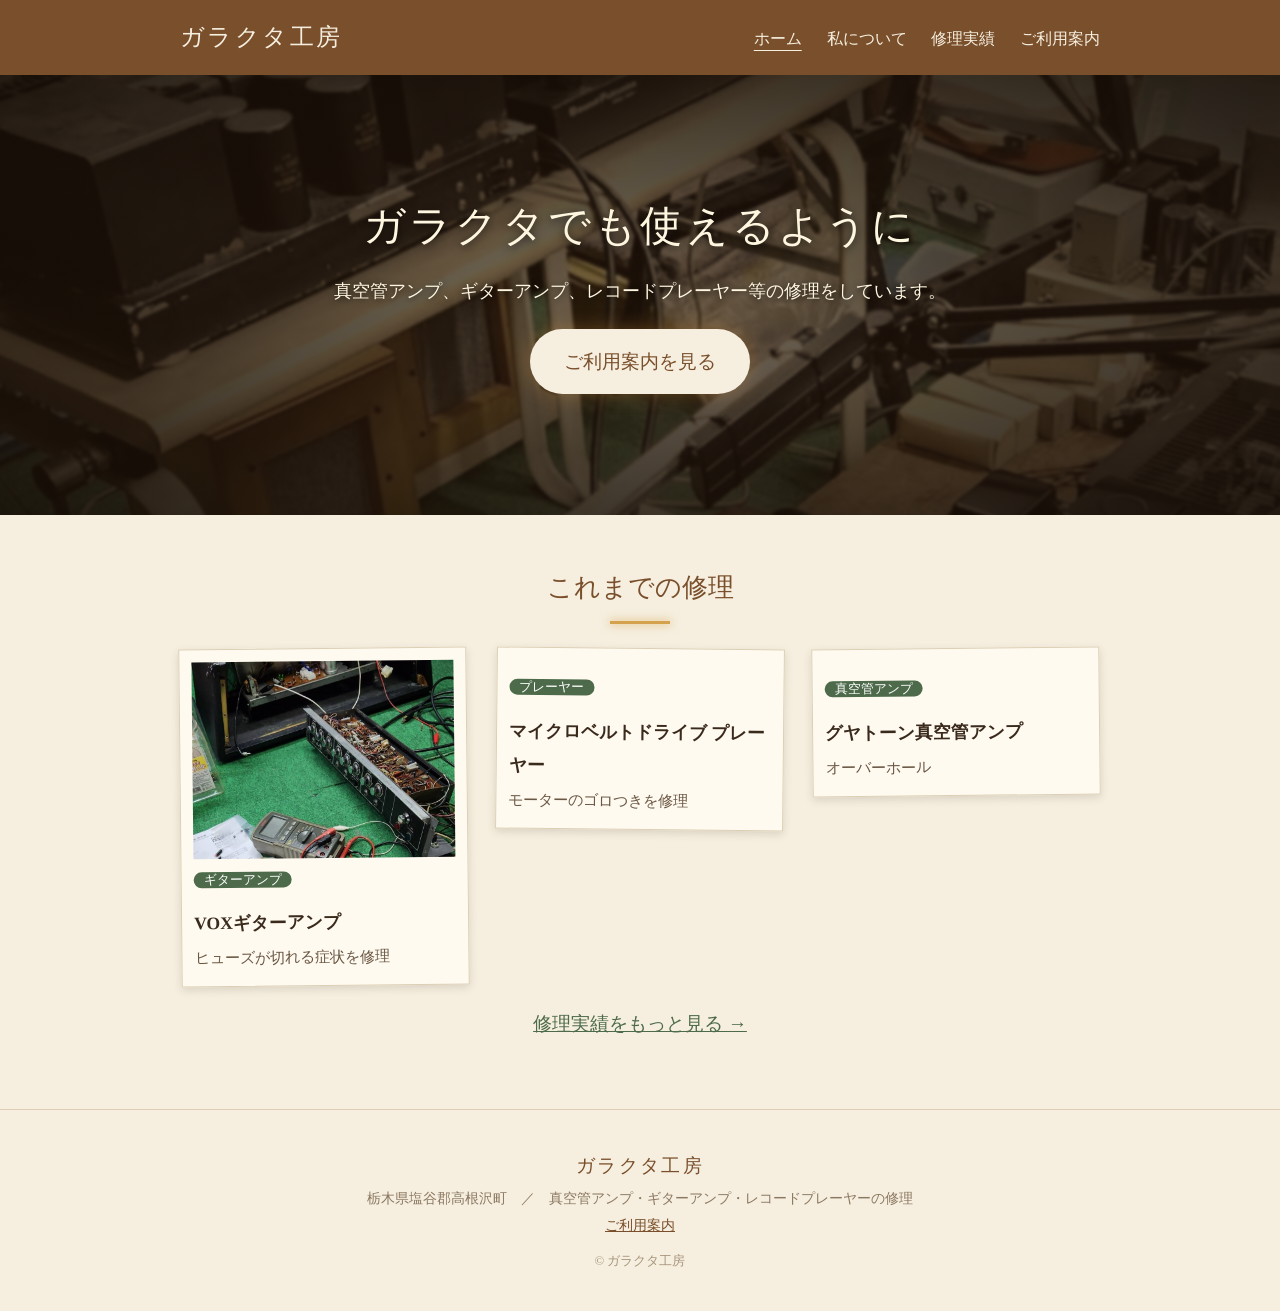
<file: index.html>
<!DOCTYPE html>
<html lang="ja">
<head>
<meta charset="utf-8">
<meta name="viewport" content="width=device-width, initial-scale=1">
<!-- seo:start -->
<title>ガラクタ工房 | 真空管アンプ・ギターアンプ・レコードプレーヤーの修理（栃木県高根沢町）</title>
<meta name="description" content="栃木県塩谷郡高根沢町で、真空管アンプ、ギターアンプ、レコードプレーヤー等の修理を個人で手がけています。自作の真空管アンプも歓迎です。">
<link rel="canonical" href="https://garakuta-koubou.pages.dev/">
<meta property="og:type" content="website">
<meta property="og:site_name" content="ガラクタ工房">
<meta property="og:locale" content="ja_JP">
<meta property="og:title" content="ガラクタ工房 | 真空管アンプ・ギターアンプ・レコードプレーヤーの修理（栃木県高根沢町）">
<meta property="og:description" content="栃木県塩谷郡高根沢町で、真空管アンプ、ギターアンプ、レコードプレーヤー等の修理を個人で手がけています。自作の真空管アンプも歓迎です。">
<meta property="og:url" content="https://garakuta-koubou.pages.dev/">
<meta property="og:image" content="https://garakuta-koubou.pages.dev/images/og.jpg">
<meta name="twitter:card" content="summary_large_image">
<meta name="google-site-verification" content="gUsSdlnWNrzkKb_AIEddG_UNacDgW2Wt2bs0FE3Iuq8" />
<!-- seo:end -->
<link rel="stylesheet" href="css/style.css">
<link rel="icon" href="favicon.svg" type="image/svg+xml">
<link rel="apple-touch-icon" href="apple-touch-icon.png">
<script>document.documentElement.classList.add('js')</script>
<script src="js/site.js" defer></script>
</head>
<body>
<header class="site"><div class="header-inner">
  <a class="logo" href="index.html">ガラクタ工房</a>
  <nav>
    <a href="index.html" class="current">ホーム</a>
    <a href="about.html">私について</a>
    <a href="works.html">修理実績</a>
    <a href="guide.html">ご利用案内</a>
  </nav>
</div></header>

<div class="hero-photo">
  <div class="hero-photo-bg" role="img" aria-label="工房の様子。真空管アンプやレコードプレーヤーが並んでいる"></div>
  <div class="hero-photo-inner">
    <h1>ガラクタでも使えるように</h1>
    <p>真空管アンプ、ギターアンプ、レコードプレーヤー等の修理をしています。</p>
    <a class="btn" href="guide.html">ご利用案内を見る</a>
  </div>
</div>

<main>
<section>
  <h2>これまでの修理</h2>
  <div class="cards">
    <article class="card">
      <img src="images/repair1.jpg" alt="修理中のVOXギターアンプ" loading="lazy">
      <span class="tag">ギターアンプ</span><h3>VOXギターアンプ</h3>
      <p>ヒューズが切れる症状を修理</p>
    </article>
    <article class="card">
      <span class="tag">プレーヤー</span><h3>マイクロベルトドライブ プレーヤー</h3>
      <p>モーターのゴロつきを修理</p>
    </article>
    <article class="card">
      <span class="tag">真空管アンプ</span><h3>グヤトーン真空管アンプ</h3>
      <p>オーバーホール</p>
    </article>
  </div>
  <p class="center"><a href="works.html">修理実績をもっと見る →</a></p>
</section>

<!-- お仲間リンク：友人知人のHPを載せるときは、この行と、下の「お仲間リンク ここまで」の行を消して、リンクを書き換える（その2行の間が表示されなくなっているだけ）
<section>
  <h2>お仲間の工房・お店</h2>
  <div class="friends">
    <a class="friend" href="https://example.com/" target="_blank" rel="noopener"><b>〇〇さんのHP</b><span>ひとこと紹介</span></a>
    <a class="friend" href="https://example.com/" target="_blank" rel="noopener"><b>△△オーディオ</b><span>ひとこと紹介</span></a>
  </div>
</section>
お仲間リンク ここまで -->
</main>

<footer>
  <p class="foot-name">ガラクタ工房</p>
  <p>栃木県塩谷郡高根沢町　／　真空管アンプ・ギターアンプ・レコードプレーヤーの修理</p>
  <p><a href="guide.html">ご利用案内</a></p>
  <p class="foot-copy">&copy; ガラクタ工房</p>
</footer>
</body>
</html>
</file>
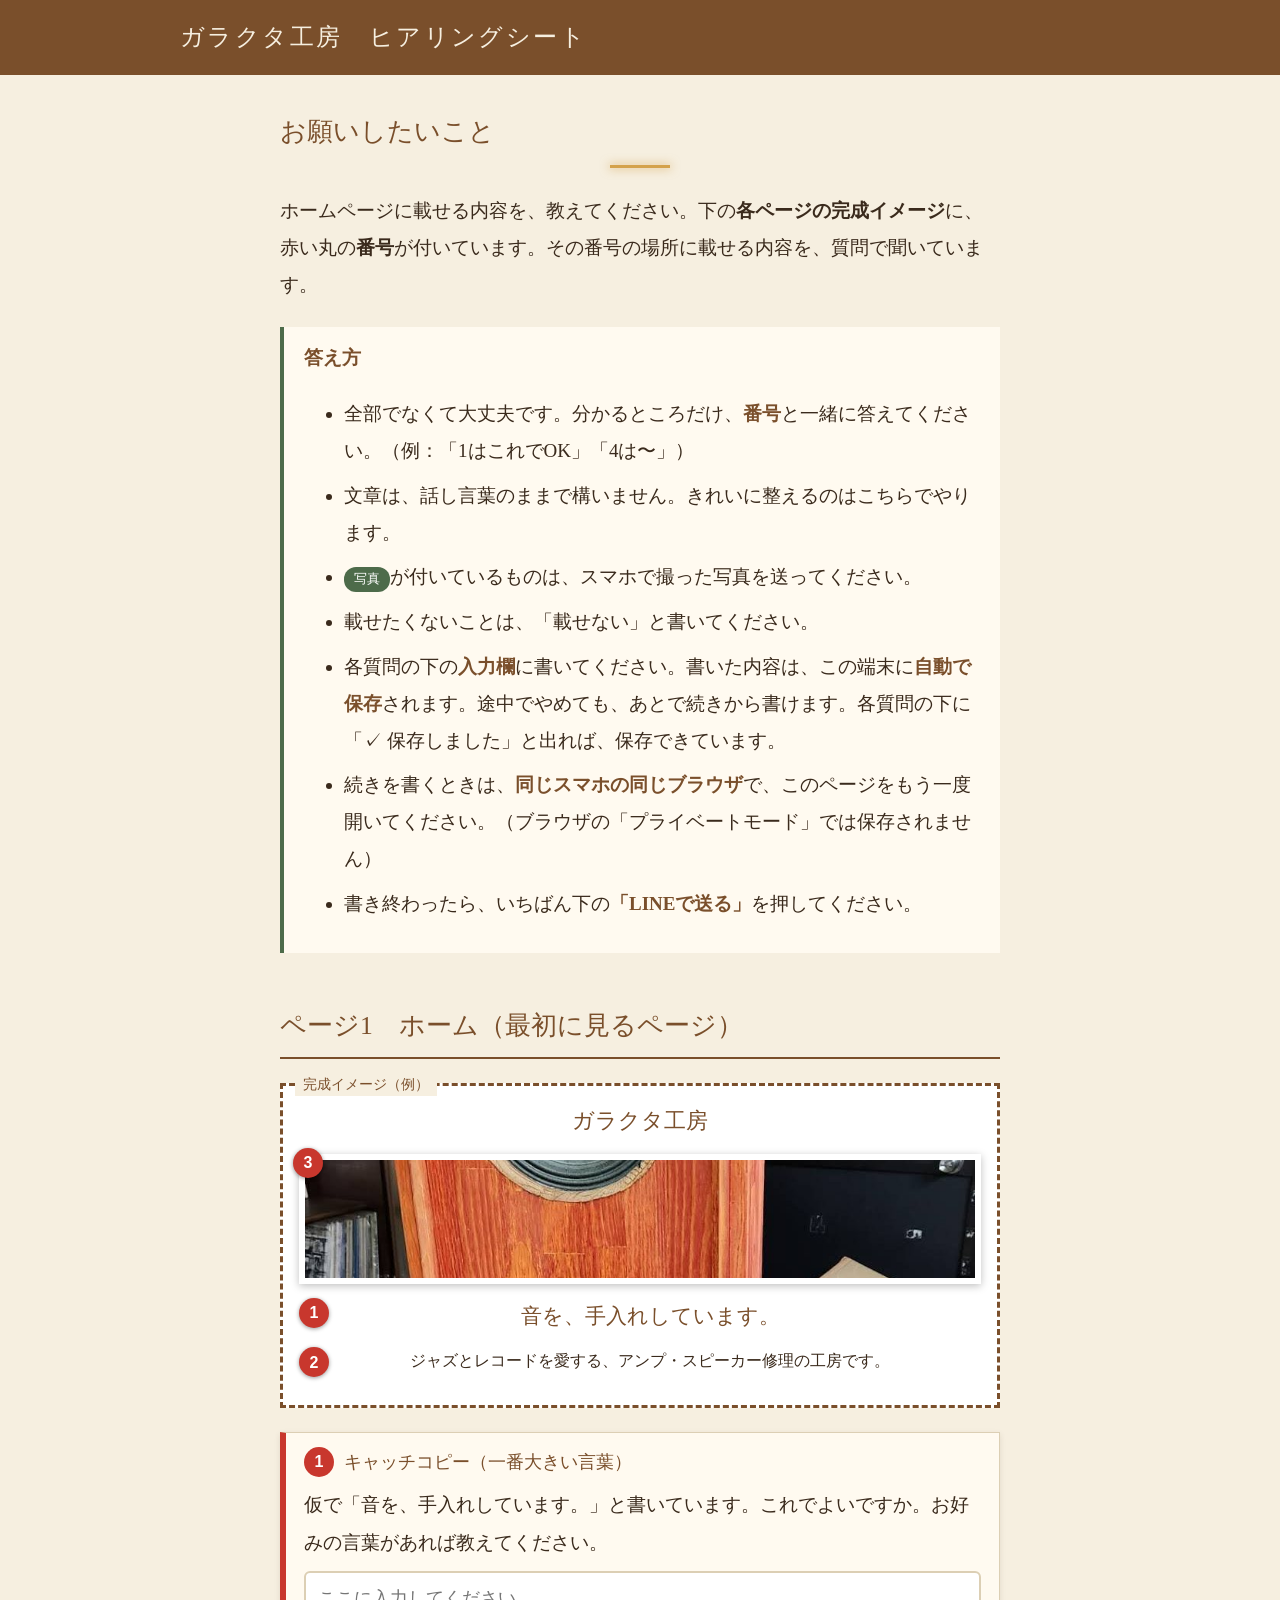
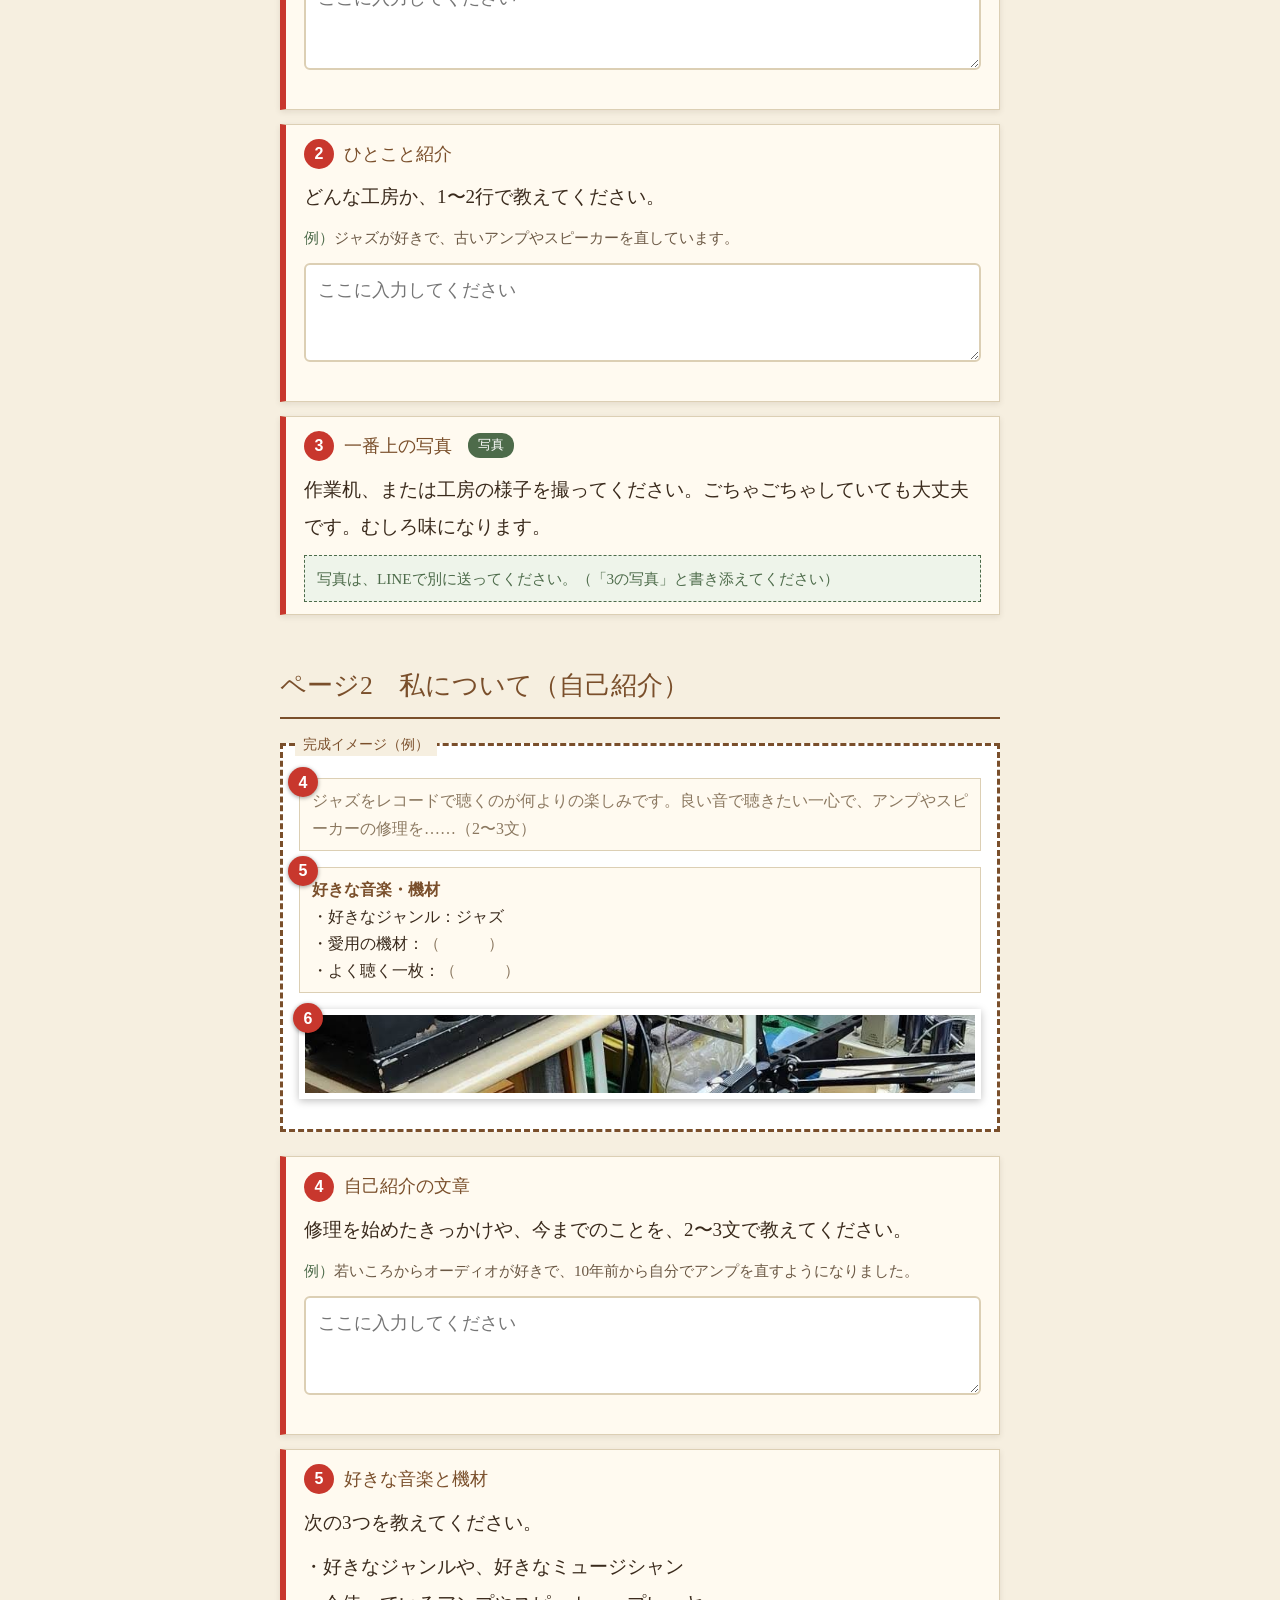
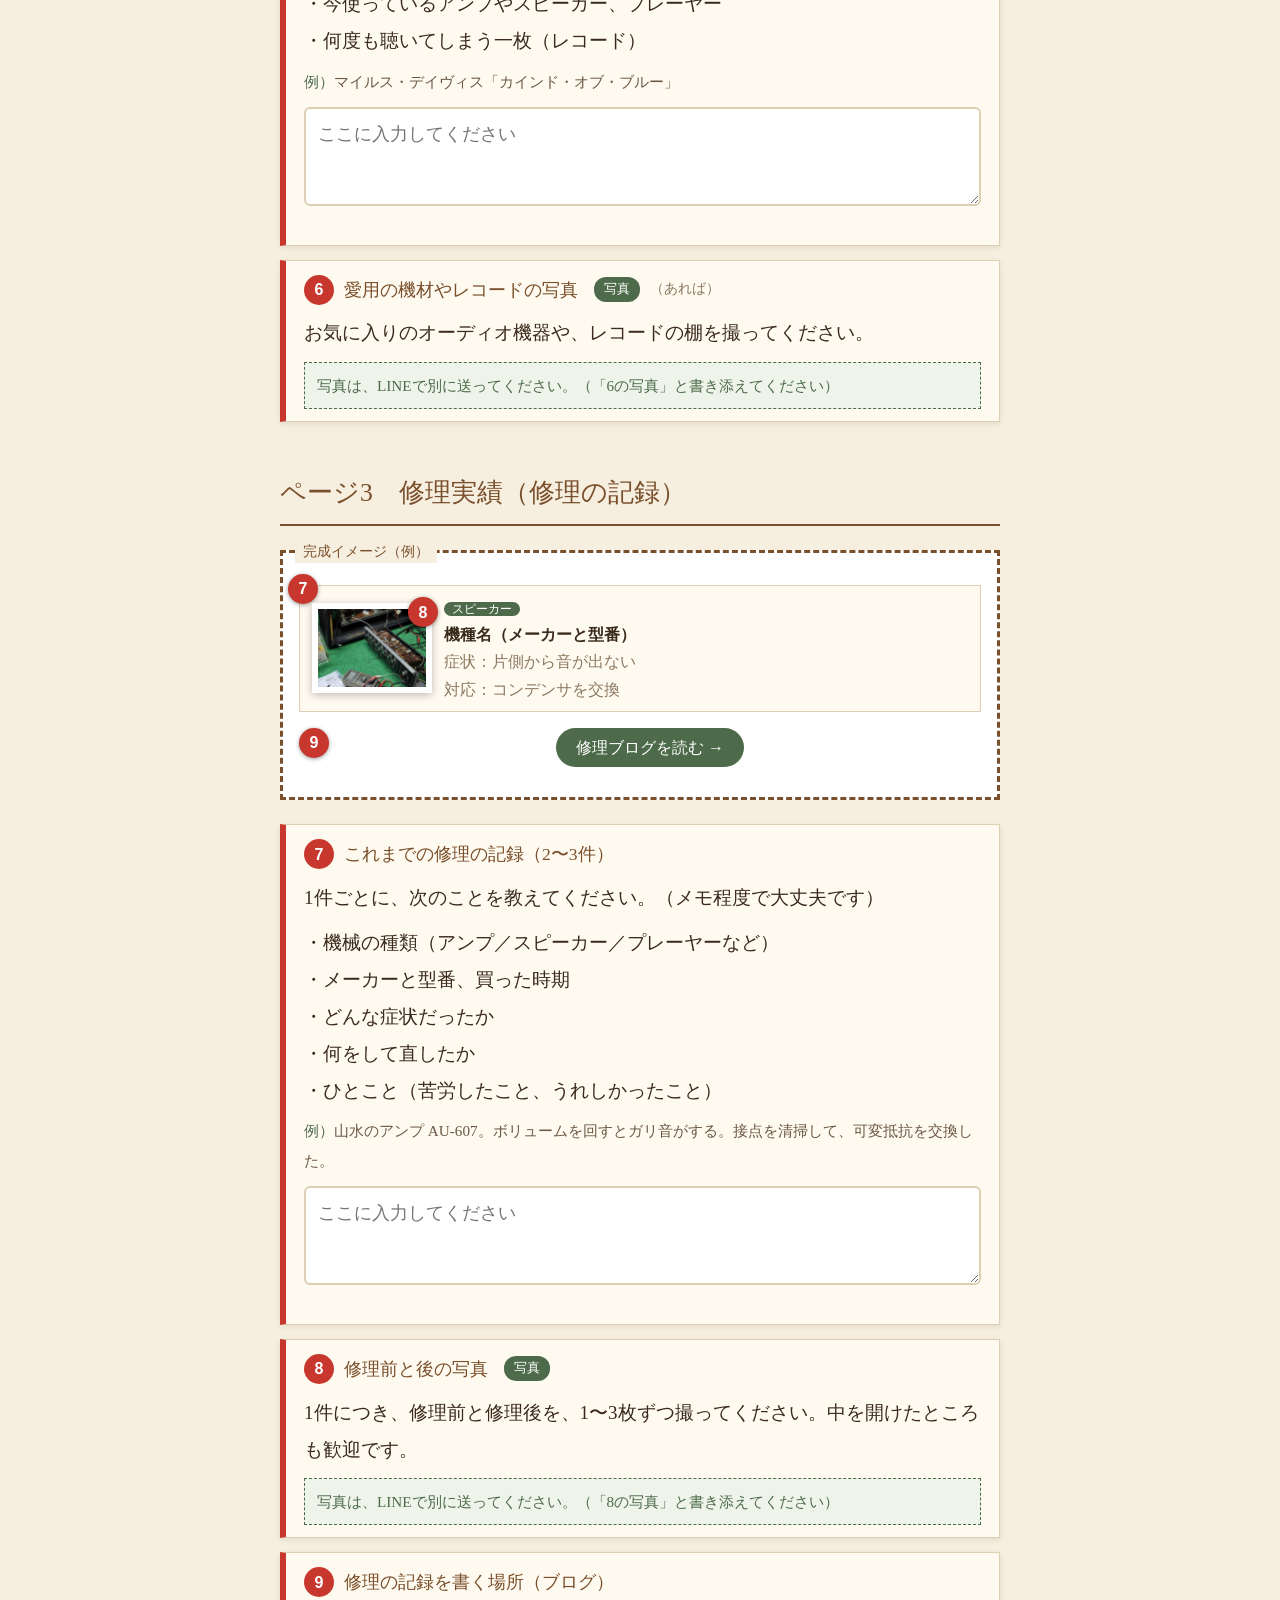
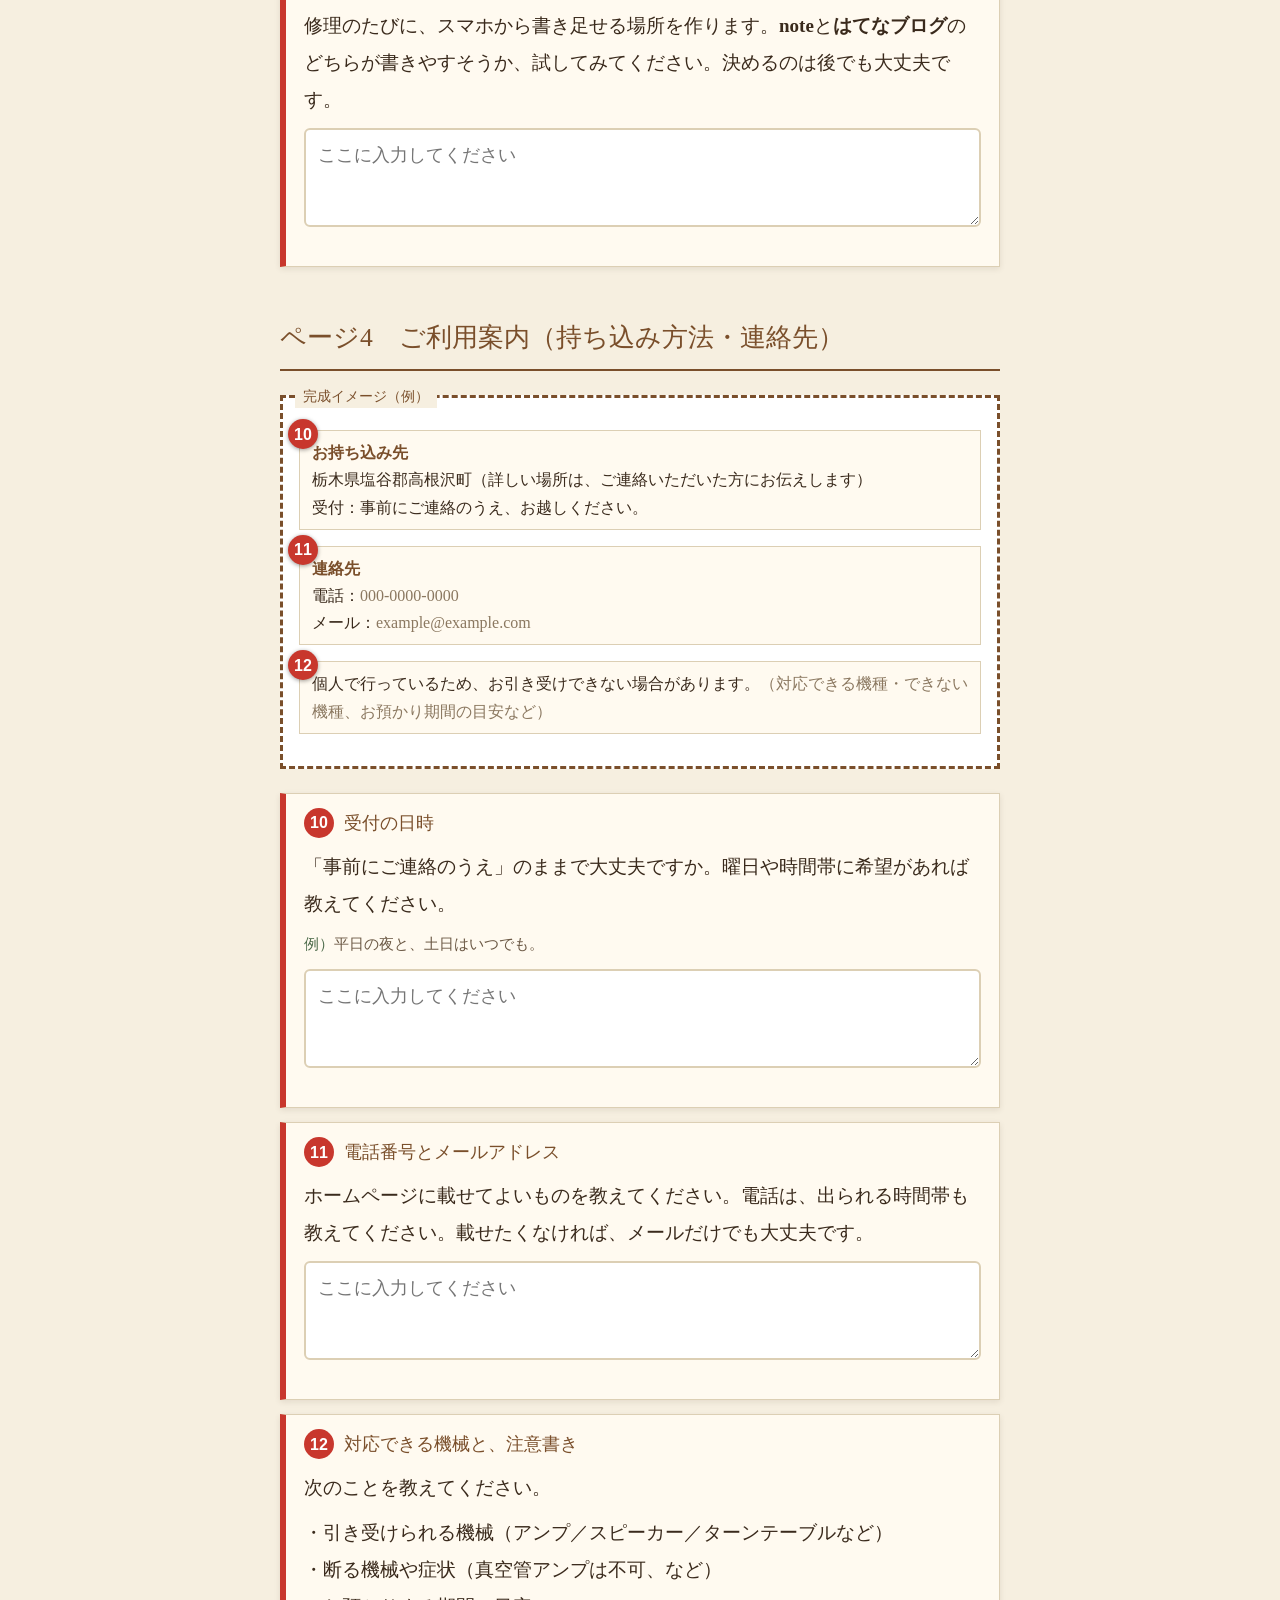
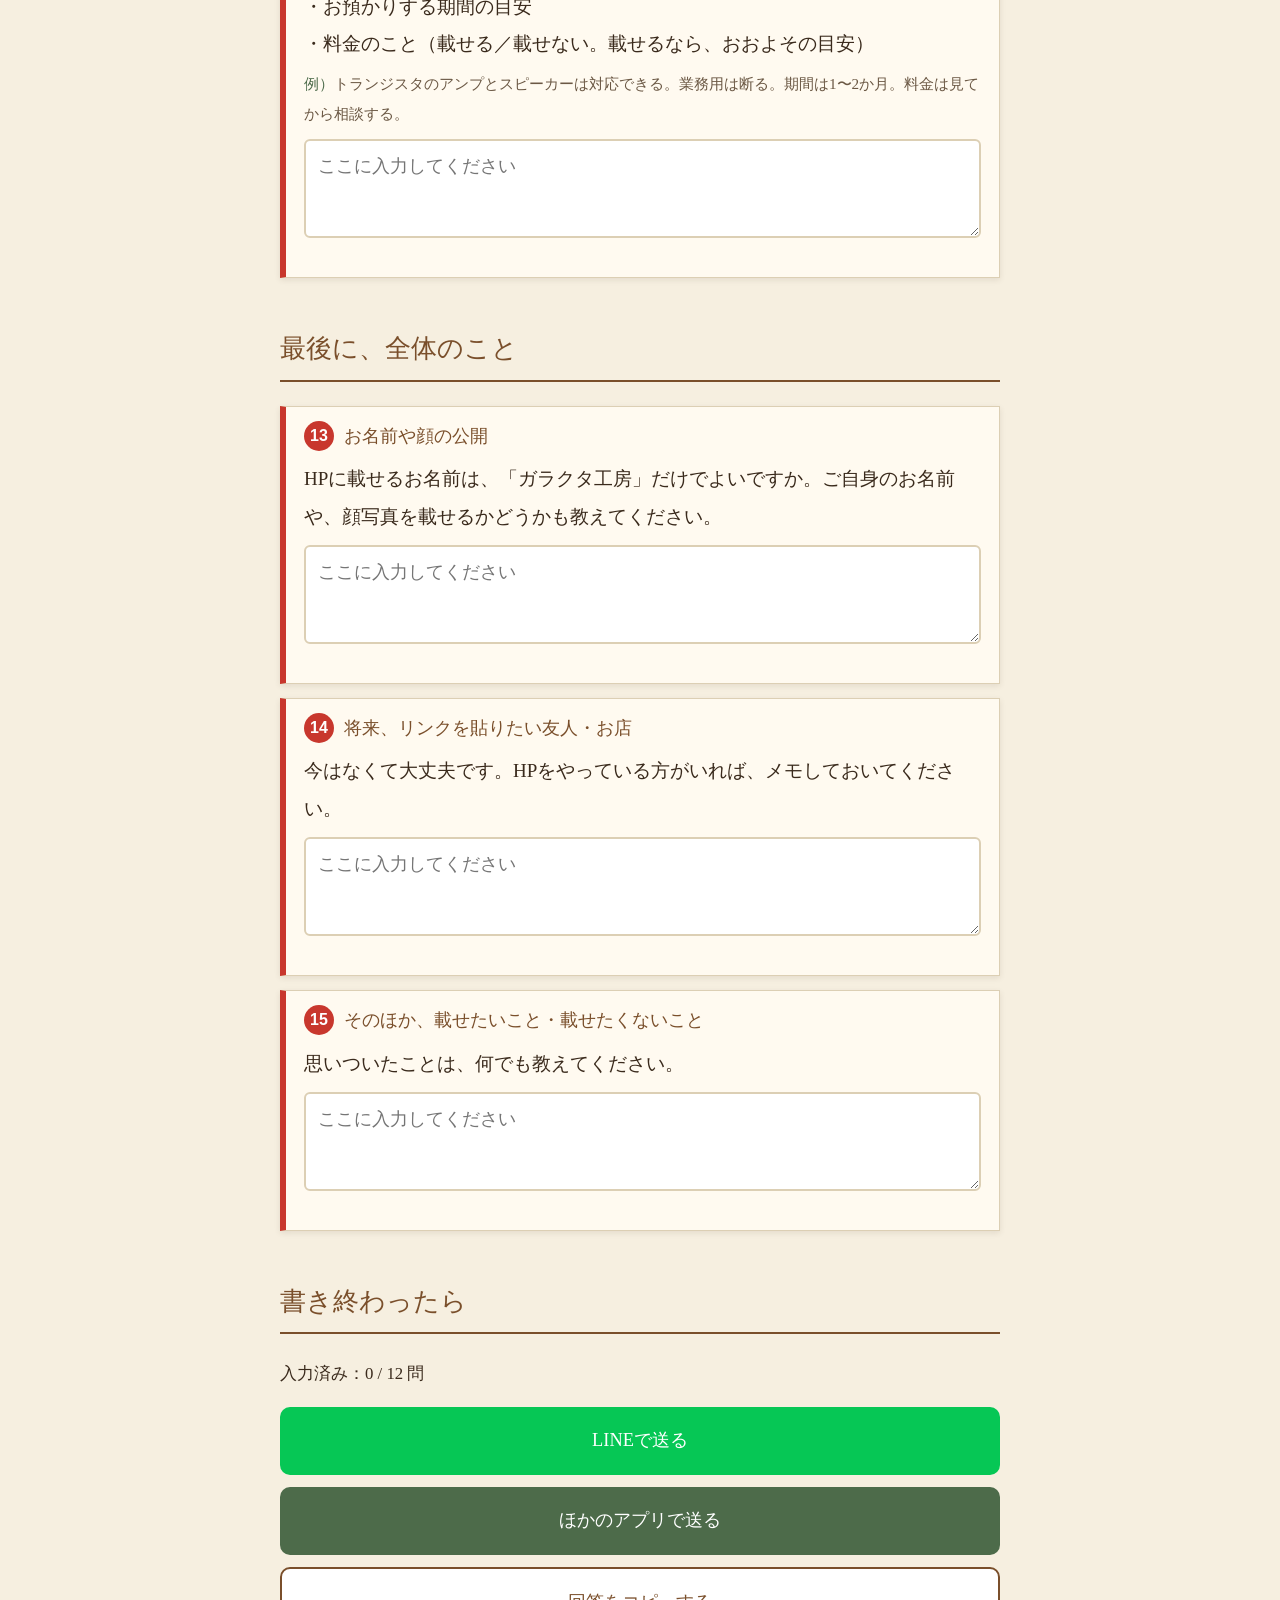
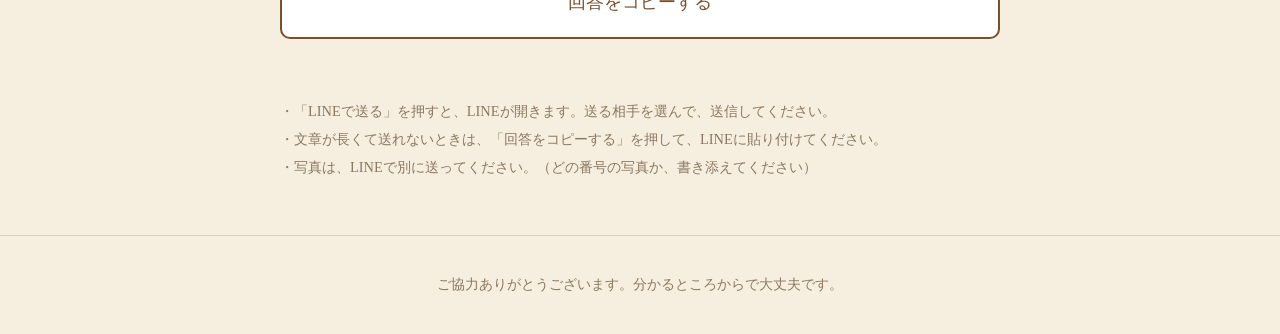
<file: hearing/index.html>
<!DOCTYPE html>
<html lang="ja">
<head>
<meta charset="utf-8">
<meta name="viewport" content="width=device-width, initial-scale=1">
<meta name="robots" content="noindex, nofollow">
<title>ホームページのために教えてください | ガラクタ工房</title>
<link rel="stylesheet" href="../css/style.css">
<style>
.intro { max-width: 760px; margin: 0 auto; padding: 32px 20px 0; }
.intro .note b { color: var(--wood); }
.sec { max-width: 760px; margin: 0 auto; padding: 24px 20px 8px; }
.sec h2 { text-align: left; border-bottom: 2px solid var(--wood); padding-bottom: 6px; }
.sec h2::after { display: none; }
.mock { border: 3px dashed var(--wood); background: #fff; padding: 16px; margin: 20px 0 24px; position: relative; font-size: 16px; line-height: 1.7; }
.mock::before { content: "完成イメージ（例）"; position: absolute; top: -13px; left: 12px; background: var(--cream); color: var(--wood); padding: 0 8px; font-size: .85rem; }
.mock .m-title { color: var(--wood); font-size: 1.4rem; text-align: center; }
.mock .m-img { background: #e8dcc5 center/cover; border: 6px solid #fff; box-shadow: 0 2px 8px rgba(0,0,0,.25); height: 130px; margin: 14px 0; position: relative; }
.mock .m-box { border: 1px solid var(--line); background: var(--paper); padding: 8px 12px; margin: 16px 0; position: relative; }
.mock .m-sample { color: #8b7860; }
.mock .m-line { position: relative; text-align: center; margin: 14px 0; padding-left: 20px; }
.badge { display: inline-flex; align-items: center; justify-content: center; width: 30px; height: 30px; border-radius: 50%; background: #c8372d; color: #fff; font-weight: bold; font-size: 1rem; font-family: sans-serif; flex: none; }
.mock .badge { position: absolute; top: -12px; left: -12px; box-shadow: 0 1px 4px rgba(0,0,0,.4); }
.mock .m-line .badge { top: 0; left: 0; }
.q { background: var(--paper); border: 1px solid var(--line); border-left: 6px solid #c8372d; padding: 12px 18px; margin: 14px 0; box-shadow: 0 2px 6px rgba(60,40,20,.1); }
.q .head { display: flex; gap: 10px; align-items: center; font-size: 1.1rem; color: var(--wood); }
.q p { margin: .4em 0; }
.q .ex { color: #6b5844; font-size: .95rem; }
.q .ex::before { content: "例）"; color: var(--green); }
.photo { display: inline-block; background: var(--green); color: #fff; font-size: .8rem; padding: 0 10px; border-radius: 12px; margin-left: 6px; }
.opt { color: #8b7860; font-size: .85rem; }
.how li { margin: .4em 0; }
.pill { background: var(--green); color: #fff; font-size: .75rem; padding: 0 8px; border-radius: 10px; }
.q textarea { display: block; width: 100%; min-height: 5.5em; margin-top: 10px; padding: 10px 12px; font: inherit; font-size: 18px; line-height: 1.7; color: var(--ink); background: #fff; border: 2px solid var(--line); border-radius: 6px; resize: vertical; }
.q textarea:focus { outline: none; border-color: var(--green); }
.q textarea.filled { border-color: var(--green); background: #f6fbf3; }
.savestate { min-height: 1.6em; margin-top: 4px; font-size: .9rem; color: #8b7860; }
.savestate.ok { color: var(--green); }
.savestate.ng { color: #c8372d; }
.q .photo-note { margin-top: 10px; background: #eef4ea; border: 1px dashed var(--green); padding: 8px 12px; font-size: .95rem; color: var(--green); }
.send { max-width: 760px; margin: 0 auto; padding: 24px 20px 40px; }
.send h2 { text-align: left; border-bottom: 2px solid var(--wood); padding-bottom: 6px; }
.send h2::after { display: none; }
.send .count { font-size: 1.05rem; margin: 8px 0 16px; }
.sbtn { display: block; width: 100%; padding: 16px; margin: 12px 0; font: inherit; font-size: 1.15rem; border: 0; border-radius: 10px; cursor: pointer; background: var(--green); color: #fff; text-align: center; text-decoration: none; }
.sbtn.sub { background: #fff; color: var(--wood); border: 2px solid var(--wood); }
.sbtn.line { background: #06c755; }
.send .msg { min-height: 1.6em; color: var(--green); font-size: 1rem; }
.send .small { font-size: .9rem; color: #8b7860; }
</style>
</head>
<body>
<header class="site"><div class="header-inner">
  <span class="logo">ガラクタ工房　ヒアリングシート</span>
</div></header>

<div class="intro">
  <h2 style="text-align:left">お願いしたいこと</h2>
  <p>ホームページに載せる内容を、教えてください。下の<b>各ページの完成イメージ</b>に、赤い丸の<b>番号</b>が付いています。その番号の場所に載せる内容を、質問で聞いています。</p>
  <div class="note">
    <b>答え方</b>
    <ul class="how">
      <li>全部でなくて大丈夫です。分かるところだけ、<b>番号</b>と一緒に答えてください。（例：「1はこれでOK」「4は〜」）</li>
      <li>文章は、話し言葉のままで構いません。きれいに整えるのはこちらでやります。</li>
      <li><span class="photo" style="margin-left:0">写真</span>が付いているものは、スマホで撮った写真を送ってください。</li>
      <li>載せたくないことは、「載せない」と書いてください。</li>
      <li>各質問の下の<b>入力欄</b>に書いてください。書いた内容は、この端末に<b>自動で保存</b>されます。途中でやめても、あとで続きから書けます。各質問の下に「✓ 保存しました」と出れば、保存できています。</li>
      <li>続きを書くときは、<b>同じスマホの同じブラウザ</b>で、このページをもう一度開いてください。（ブラウザの「プライベートモード」では保存されません）</li>
      <li>書き終わったら、いちばん下の<b>「LINEで送る」</b>を押してください。</li>
    </ul>
  </div>
</div>

<!-- ホーム -->
<div class="sec">
  <h2>ページ1　ホーム（最初に見るページ）</h2>
  <div class="mock">
    <div class="m-title">ガラクタ工房</div>
    <div class="m-img" style="background-image:url(../images/about.jpg)"><span class="badge">3</span></div>
    <div class="m-line"><span class="badge">1</span><span style="color:var(--wood);font-size:1.3rem">音を、手入れしています。</span></div>
    <div class="m-line"><span class="badge">2</span>ジャズとレコードを愛する、アンプ・スピーカー修理の工房です。</div>
  </div>
  <div class="q"><div class="head"><span class="badge">1</span>キャッチコピー（一番大きい言葉）</div>
    <p>仮で「音を、手入れしています。」と書いています。これでよいですか。お好みの言葉があれば教えてください。</p></div>
  <div class="q"><div class="head"><span class="badge">2</span>ひとこと紹介</div>
    <p>どんな工房か、1〜2行で教えてください。</p>
    <p class="ex">ジャズが好きで、古いアンプやスピーカーを直しています。</p></div>
  <div class="q"><div class="head"><span class="badge">3</span>一番上の写真 <span class="photo">写真</span></div>
    <p>作業机、または工房の様子を撮ってください。ごちゃごちゃしていても大丈夫です。むしろ味になります。</p></div>
</div>

<!-- 私について -->
<div class="sec">
  <h2>ページ2　私について（自己紹介）</h2>
  <div class="mock">
    <div class="m-box"><span class="badge">4</span><span class="m-sample">ジャズをレコードで聴くのが何よりの楽しみです。良い音で聴きたい一心で、アンプやスピーカーの修理を……（2〜3文）</span></div>
    <div class="m-box"><span class="badge">5</span>
      <b style="color:var(--wood)">好きな音楽・機材</b><br>
      ・好きなジャンル：ジャズ<br>・愛用の機材：<span class="m-sample">（　　　）</span><br>・よく聴く一枚：<span class="m-sample">（　　　）</span></div>
    <div class="m-img" style="background-image:url(../images/hero.jpg);height:90px"><span class="badge">6</span></div>
  </div>
  <div class="q"><div class="head"><span class="badge">4</span>自己紹介の文章</div>
    <p>修理を始めたきっかけや、今までのことを、2〜3文で教えてください。</p>
    <p class="ex">若いころからオーディオが好きで、10年前から自分でアンプを直すようになりました。</p></div>
  <div class="q"><div class="head"><span class="badge">5</span>好きな音楽と機材</div>
    <p>次の3つを教えてください。</p>
    <p>・好きなジャンルや、好きなミュージシャン<br>・今使っているアンプやスピーカー、プレーヤー<br>・何度も聴いてしまう一枚（レコード）</p>
    <p class="ex">マイルス・デイヴィス「カインド・オブ・ブルー」</p></div>
  <div class="q"><div class="head"><span class="badge">6</span>愛用の機材やレコードの写真 <span class="photo">写真</span> <span class="opt">（あれば）</span></div>
    <p>お気に入りのオーディオ機器や、レコードの棚を撮ってください。</p></div>
</div>

<!-- 修理実績 -->
<div class="sec">
  <h2>ページ3　修理実績（修理の記録）</h2>
  <div class="mock">
    <div class="m-box" style="display:flex;gap:12px;align-items:center"><span class="badge">7</span>
      <div class="m-img" style="background-image:url(../images/repair1.jpg);width:120px;height:90px;margin:0;flex:none"><span class="badge" style="top:-12px;left:auto;right:-12px">8</span></div>
      <div><span class="pill">スピーカー</span><br>
      <b>機種名（メーカーと型番）</b><br><span class="m-sample">症状：片側から音が出ない<br>対応：コンデンサを交換</span></div></div>
    <div class="m-line"><span class="badge">9</span><span style="background:var(--green);color:#fff;padding:6px 20px;border-radius:20px;display:inline-block">修理ブログを読む →</span></div>
  </div>
  <div class="q"><div class="head"><span class="badge">7</span>これまでの修理の記録（2〜3件）</div>
    <p>1件ごとに、次のことを教えてください。（メモ程度で大丈夫です）</p>
    <p>・機械の種類（アンプ／スピーカー／プレーヤーなど）<br>・メーカーと型番、買った時期<br>・どんな症状だったか<br>・何をして直したか<br>・ひとこと（苦労したこと、うれしかったこと）</p>
    <p class="ex">山水のアンプ AU-607。ボリュームを回すとガリ音がする。接点を清掃して、可変抵抗を交換した。</p></div>
  <div class="q"><div class="head"><span class="badge">8</span>修理前と後の写真 <span class="photo">写真</span></div>
    <p>1件につき、修理前と修理後を、1〜3枚ずつ撮ってください。中を開けたところも歓迎です。</p></div>
  <div class="q"><div class="head"><span class="badge">9</span>修理の記録を書く場所（ブログ）</div>
    <p>修理のたびに、スマホから書き足せる場所を作ります。<b>note</b>と<b>はてなブログ</b>のどちらが書きやすそうか、試してみてください。決めるのは後でも大丈夫です。</p></div>
</div>

<!-- ご利用案内 -->
<div class="sec">
  <h2>ページ4　ご利用案内（持ち込み方法・連絡先）</h2>
  <div class="mock">
    <div class="m-box"><span class="badge">10</span><b style="color:var(--wood)">お持ち込み先</b><br>栃木県塩谷郡高根沢町（詳しい場所は、ご連絡いただいた方にお伝えします）<br>受付：事前にご連絡のうえ、お越しください。</div>
    <div class="m-box"><span class="badge">11</span><b style="color:var(--wood)">連絡先</b><br>電話：<span class="m-sample">000-0000-0000</span><br>メール：<span class="m-sample">example@example.com</span></div>
    <div class="m-box"><span class="badge">12</span>個人で行っているため、お引き受けできない場合があります。<span class="m-sample">（対応できる機種・できない機種、お預かり期間の目安など）</span></div>
  </div>
  <div class="q"><div class="head"><span class="badge">10</span>受付の日時</div>
    <p>「事前にご連絡のうえ」のままで大丈夫ですか。曜日や時間帯に希望があれば教えてください。</p>
    <p class="ex">平日の夜と、土日はいつでも。</p></div>
  <div class="q"><div class="head"><span class="badge">11</span>電話番号とメールアドレス</div>
    <p>ホームページに載せてよいものを教えてください。電話は、出られる時間帯も教えてください。載せたくなければ、メールだけでも大丈夫です。</p></div>
  <div class="q"><div class="head"><span class="badge">12</span>対応できる機械と、注意書き</div>
    <p>次のことを教えてください。</p>
    <p>・引き受けられる機械（アンプ／スピーカー／ターンテーブルなど）<br>・断る機械や症状（真空管アンプは不可、など）<br>・お預かりする期間の目安<br>・料金のこと（載せる／載せない。載せるなら、おおよその目安）</p>
    <p class="ex">トランジスタのアンプとスピーカーは対応できる。業務用は断る。期間は1〜2か月。料金は見てから相談する。</p></div>
</div>

<!-- 全体 -->
<div class="sec">
  <h2>最後に、全体のこと</h2>
  <div class="q"><div class="head"><span class="badge">13</span>お名前や顔の公開</div>
    <p>HPに載せるお名前は、「ガラクタ工房」だけでよいですか。ご自身のお名前や、顔写真を載せるかどうかも教えてください。</p></div>
  <div class="q"><div class="head"><span class="badge">14</span>将来、リンクを貼りたい友人・お店</div>
    <p>今はなくて大丈夫です。HPをやっている方がいれば、メモしておいてください。</p></div>
  <div class="q"><div class="head"><span class="badge">15</span>そのほか、載せたいこと・載せたくないこと</div>
    <p>思いついたことは、何でも教えてください。</p></div>
</div>

<div class="send" id="send">
  <h2>書き終わったら</h2>
  <p class="count" id="count"></p>
  <a class="sbtn line" id="btn-line" href="#">LINEで送る</a>
  <button class="sbtn" id="btn-share" type="button" hidden>ほかのアプリで送る</button>
  <button class="sbtn sub" id="btn-copy" type="button">回答をコピーする</button>
  <p class="msg" id="msg" role="status"></p>
  <p class="small">・「LINEで送る」を押すと、LINEが開きます。送る相手を選んで、送信してください。<br>
  ・文章が長くて送れないときは、「回答をコピーする」を押して、LINEに貼り付けてください。<br>
  ・写真は、LINEで別に送ってください。（どの番号の写真か、書き添えてください）</p>
</div>

<footer>ご協力ありがとうございます。分かるところからで大丈夫です。</footer>

<script>
(function () {
  var KEY = "garakuta-hearing-v1";
  var PHOTO_ONLY = { "3": 1, "6": 1, "8": 1 };
  var saved = {};
  try { saved = JSON.parse(localStorage.getItem(KEY) || "{}"); } catch (e) {}
  var items = [];

  document.querySelectorAll(".q").forEach(function (q) {
    var badge = q.querySelector(".head .badge");
    if (!badge) return;
    var no = badge.textContent.trim();
    var head = q.querySelector(".head").cloneNode(true);
    head.querySelectorAll(".badge,.photo,.opt").forEach(function (n) { n.remove(); });
    var title = head.textContent.trim();

    if (PHOTO_ONLY[no]) {
      var note = document.createElement("div");
      note.className = "photo-note";
      note.textContent = "写真は、LINEで別に送ってください。（「" + no + "の写真」と書き添えてください）";
      q.appendChild(note);
      return;
    }
    var ta = document.createElement("textarea");
    ta.placeholder = "ここに入力してください";
    ta.setAttribute("aria-label", "質問" + no + "の回答");
    ta.value = saved[no] || "";
    var st = document.createElement("div");
    st.className = "savestate";
    q.appendChild(ta);
    q.appendChild(st);
    if (ta.value.trim()) st.textContent = "✓ 前回の入力が保存されています";
    var timer;
    ta.addEventListener("input", function () {
      st.textContent = "入力中…";
      st.className = "savestate";
      clearTimeout(timer);
      timer = setTimeout(function () {
        saved[no] = ta.value;
        var ok = true;
        try { localStorage.setItem(KEY, JSON.stringify(saved)); } catch (e) { ok = false; }
        var d = new Date();
        var t = d.getHours() + ":" + ("0" + d.getMinutes()).slice(-2);
        if (ok) { st.textContent = "✓ 保存しました（" + t + "）"; st.className = "savestate ok"; }
        else { st.textContent = "保存できませんでした。送る前にコピーしておいてください。"; st.className = "savestate ng"; }
      }, 500);
      refresh();
    });
    items.push({ no: no, title: title, ta: ta });
  });

  function buildText() {
    var out = ["【ガラクタ工房　HPの質問への回答】", ""];
    var blank = [];
    items.forEach(function (it) {
      var v = it.ta.value.trim();
      if (v) { out.push("■" + it.no + " " + it.title); out.push(v); out.push(""); }
      else blank.push(it.no);
    });
    if (blank.length) out.push("（未回答：" + blank.join("、") + "）");
    return out.join("\n").trim();
  }

  function refresh() {
    var n = 0;
    items.forEach(function (it) {
      var ok = it.ta.value.trim() !== "";
      it.ta.classList.toggle("filled", ok);
      if (ok) n++;
    });
    document.getElementById("count").textContent = "入力済み：" + n + " / " + items.length + " 問";
    document.getElementById("btn-line").href = "https://line.me/R/msg/text/?" + encodeURIComponent(buildText());
  }
  refresh();

  function say(t) { document.getElementById("msg").textContent = t; }

  document.getElementById("btn-copy").addEventListener("click", function () {
    var text = buildText();
    function fallback() {
      var t = document.createElement("textarea");
      t.value = text; document.body.appendChild(t); t.select();
      try { document.execCommand("copy"); say("コピーしました。LINEに貼り付けてください。"); }
      catch (e) { say("コピーできませんでした。"); }
      t.remove();
    }
    if (navigator.clipboard && navigator.clipboard.writeText) {
      navigator.clipboard.writeText(text).then(function () { say("コピーしました。LINEに貼り付けてください。"); }, fallback);
    } else { fallback(); }
  });

  var share = document.getElementById("btn-share");
  if (navigator.share) {
    share.hidden = false;
    share.addEventListener("click", function () {
      navigator.share({ title: "ガラクタ工房 回答", text: buildText() }).catch(function () {});
    });
  }
})();
</script>
</body>
</html>
</file>
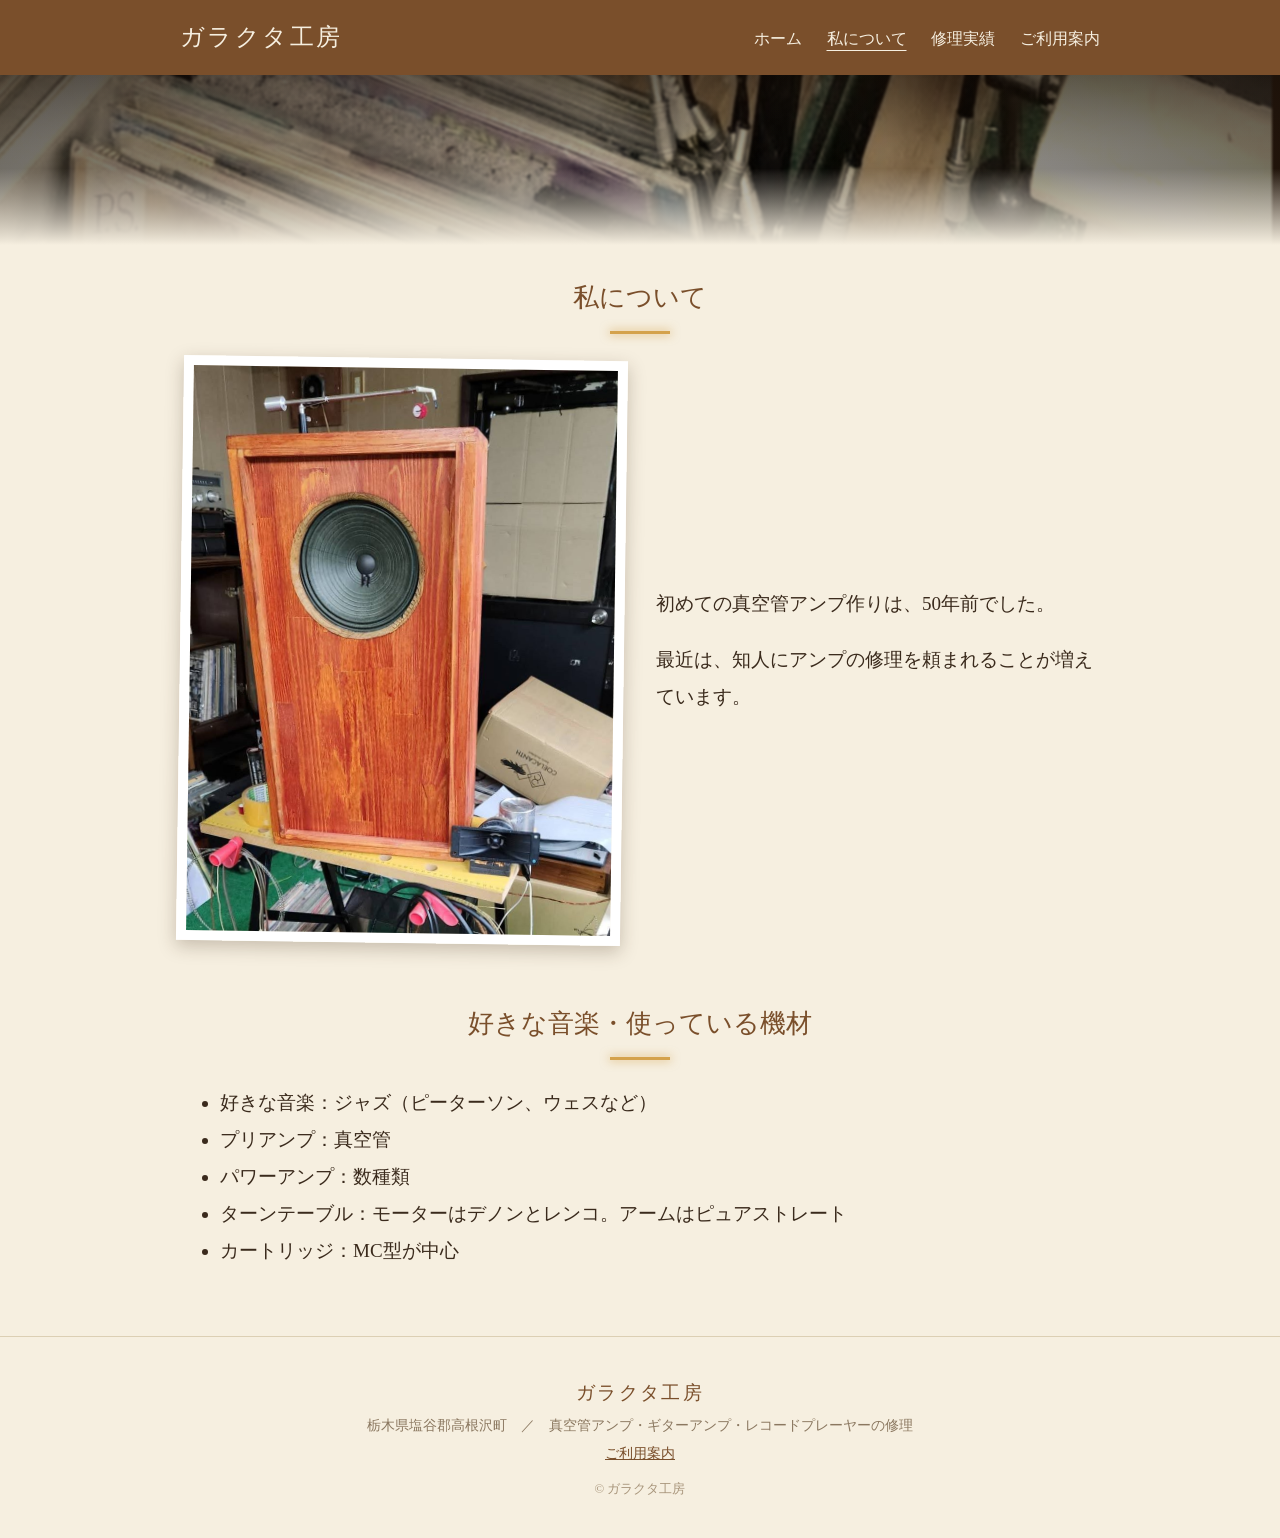
<file: about.html>
<!DOCTYPE html>
<html lang="ja">
<head>
<meta charset="utf-8">
<meta name="viewport" content="width=device-width, initial-scale=1">
<!-- seo:start -->
<title>私について | ガラクタ工房</title>
<meta name="description" content="50年前に初めて真空管アンプを作って以来、アンプやレコードプレーヤーの修理を続けています。使っている機材や好きな音楽をご紹介します。">
<link rel="canonical" href="https://garakuta-koubou.pages.dev/about.html">
<meta property="og:type" content="website">
<meta property="og:site_name" content="ガラクタ工房">
<meta property="og:locale" content="ja_JP">
<meta property="og:title" content="私について | ガラクタ工房">
<meta property="og:description" content="50年前に初めて真空管アンプを作って以来、アンプやレコードプレーヤーの修理を続けています。使っている機材や好きな音楽をご紹介します。">
<meta property="og:url" content="https://garakuta-koubou.pages.dev/about.html">
<meta property="og:image" content="https://garakuta-koubou.pages.dev/images/og.jpg">
<meta name="twitter:card" content="summary_large_image">
<!-- Google Search Console の所有確認用タグが発行されたら、この下に貼る -->
<!-- seo:end -->
<link rel="stylesheet" href="css/style.css">
<link rel="icon" href="favicon.svg" type="image/svg+xml">
<link rel="apple-touch-icon" href="apple-touch-icon.png">
<script>document.documentElement.classList.add('js')</script>
<script src="js/site.js" defer></script>
</head>
<body>
<header class="site"><div class="header-inner">
  <a class="logo" href="index.html">ガラクタ工房</a>
  <nav>
    <a href="index.html">ホーム</a>
    <a href="about.html" class="current">私について</a>
    <a href="works.html">修理実績</a>
    <a href="guide.html">ご利用案内</a>
  </nav>
</div></header>
<div class="page-banner" aria-hidden="true"><img src="images/banner-about.jpg" alt=""></div>

<div class="page">
  <h2>私について</h2>
  <div class="about-grid">
    <div class="frame"><img src="images/about.jpg" alt="手作りのスピーカーとレコード、工房の一角"></div>
    <div>
      <p>初めての真空管アンプ作りは、50年前でした。</p>
      <p>最近は、知人にアンプの修理を頼まれることが増えています。</p>
    </div>
  </div>

  <h2 style="margin-top:56px">好きな音楽・使っている機材</h2>
  <ul>
    <li>好きな音楽：ジャズ（ピーターソン、ウェスなど）</li>
    <li>プリアンプ：真空管</li>
    <li>パワーアンプ：数種類</li>
    <li>ターンテーブル：モーターはデノンとレンコ。アームはピュアストレート</li>
    <li>カートリッジ：MC型が中心</li>
  </ul>
</div>

<footer>
  <p class="foot-name">ガラクタ工房</p>
  <p>栃木県塩谷郡高根沢町　／　真空管アンプ・ギターアンプ・レコードプレーヤーの修理</p>
  <p><a href="guide.html">ご利用案内</a></p>
  <p class="foot-copy">&copy; ガラクタ工房</p>
</footer>
</body>
</html>
</file>
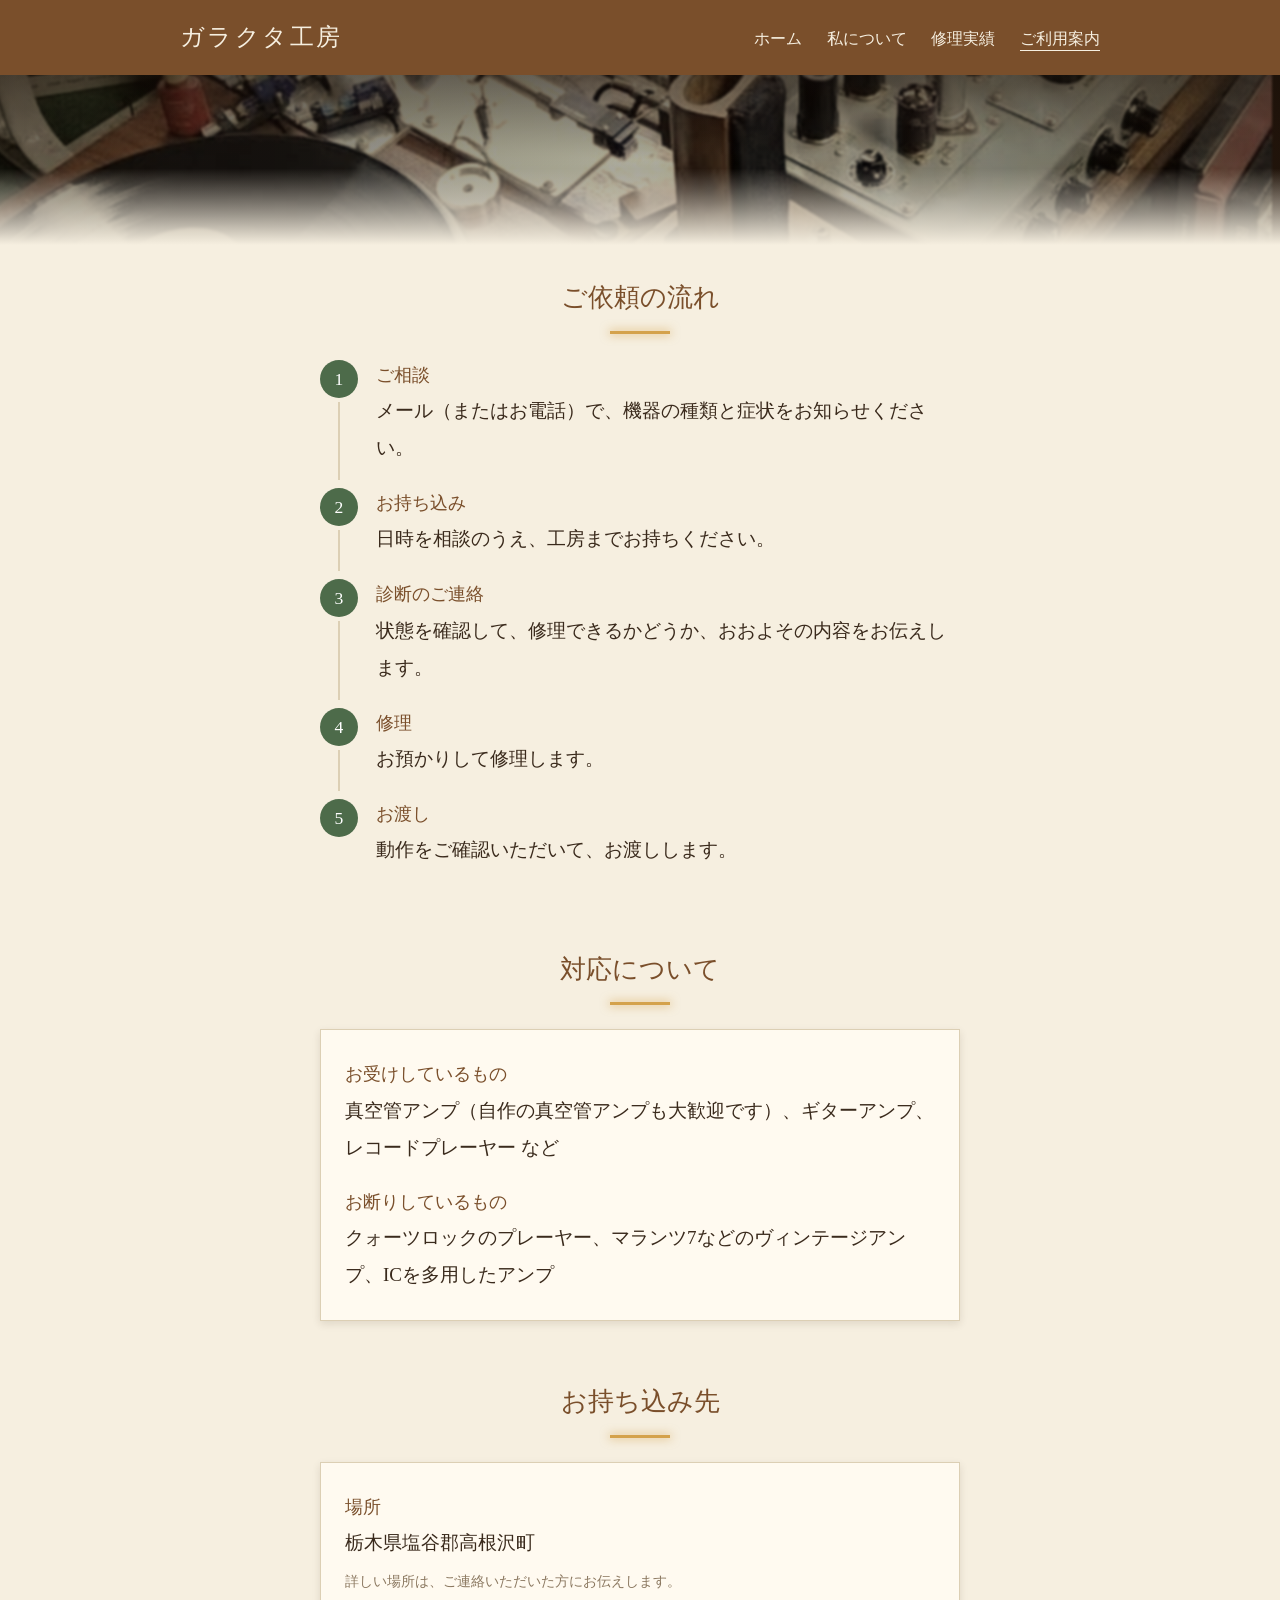
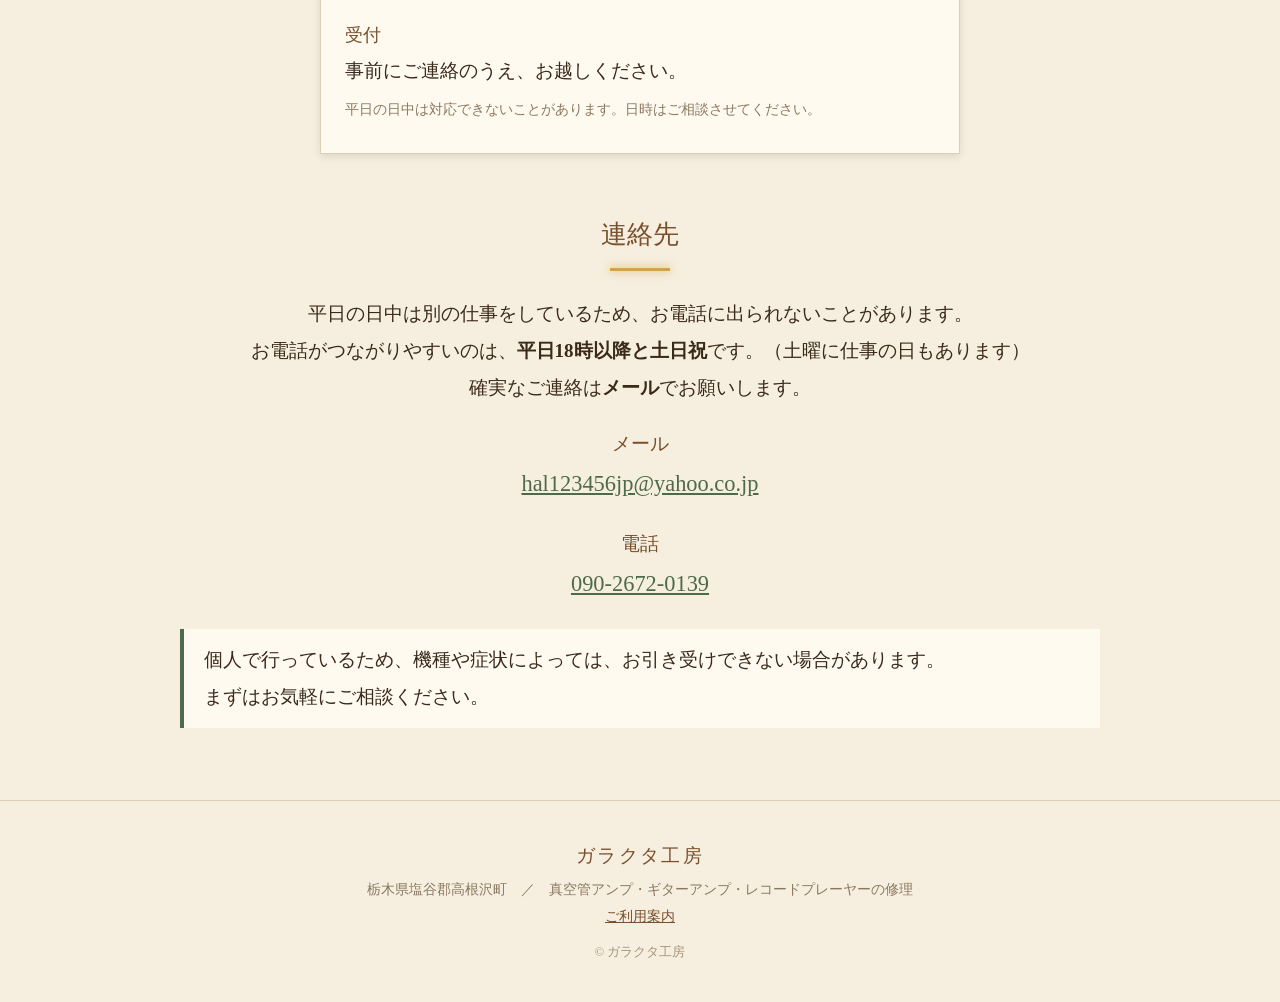
<file: guide.html>
<!DOCTYPE html>
<html lang="ja">
<head>
<meta charset="utf-8">
<meta name="viewport" content="width=device-width, initial-scale=1">
<!-- seo:start -->
<title>ご利用案内 | ガラクタ工房</title>
<meta name="description" content="ご依頼の流れ、対応できる機種、お持ち込み先、連絡先のご案内です。栃木県塩谷郡高根沢町で、お持ち込みでの受付です。">
<link rel="canonical" href="https://garakuta-koubou.pages.dev/guide.html">
<meta property="og:type" content="website">
<meta property="og:site_name" content="ガラクタ工房">
<meta property="og:locale" content="ja_JP">
<meta property="og:title" content="ご利用案内 | ガラクタ工房">
<meta property="og:description" content="ご依頼の流れ、対応できる機種、お持ち込み先、連絡先のご案内です。栃木県塩谷郡高根沢町で、お持ち込みでの受付です。">
<meta property="og:url" content="https://garakuta-koubou.pages.dev/guide.html">
<meta property="og:image" content="https://garakuta-koubou.pages.dev/images/og.jpg">
<meta name="twitter:card" content="summary_large_image">
<!-- Google Search Console の所有確認用タグが発行されたら、この下に貼る -->
<!-- seo:end -->
<link rel="stylesheet" href="css/style.css">
<link rel="icon" href="favicon.svg" type="image/svg+xml">
<link rel="apple-touch-icon" href="apple-touch-icon.png">
<script>document.documentElement.classList.add('js')</script>
<script src="js/site.js" defer></script>
</head>
<body>
<header class="site"><div class="header-inner">
  <a class="logo" href="index.html">ガラクタ工房</a>
  <nav>
    <a href="index.html">ホーム</a>
    <a href="about.html">私について</a>
    <a href="works.html">修理実績</a>
    <a href="guide.html" class="current">ご利用案内</a>
  </nav>
</div></header>
<div class="page-banner" aria-hidden="true"><img src="images/banner-guide.jpg" alt=""></div>

<div class="page">
  <h2>ご依頼の流れ</h2>
  <ol class="steps">
    <li><b>ご相談</b>メール（またはお電話）で、機器の種類と症状をお知らせください。</li>
    <li><b>お持ち込み</b>日時を相談のうえ、工房までお持ちください。</li>
    <li><b>診断のご連絡</b>状態を確認して、修理できるかどうか、おおよその内容をお伝えします。</li>
    <li><b>修理</b>お預かりして修理します。</li>
    <li><b>お渡し</b>動作をご確認いただいて、お渡しします。</li>
  </ol>

  <h2 style="margin-top:56px">対応について</h2>
  <div class="info">
    <p><b>お受けしているもの</b>真空管アンプ（自作の真空管アンプも大歓迎です）、ギターアンプ、レコードプレーヤー など</p>
    <p><b>お断りしているもの</b>クォーツロックのプレーヤー、マランツ7などのヴィンテージアンプ、ICを多用したアンプ</p>
  </div>

  <h2 style="margin-top:56px">お持ち込み先</h2>
  <div class="info">
    <p><b>場所</b>栃木県塩谷郡高根沢町<br><span class="muted">詳しい場所は、ご連絡いただいた方にお伝えします。</span></p>
    <p><b>受付</b>事前にご連絡のうえ、お越しください。<br><span class="muted">平日の日中は対応できないことがあります。日時はご相談させてください。</span></p>
  </div>

  <h2 style="margin-top:56px">連絡先</h2>
  <p class="center">平日の日中は別の仕事をしているため、お電話に出られないことがあります。<br>
  お電話がつながりやすいのは、<b>平日18時以降と土日祝</b>です。（土曜に仕事の日もあります）<br>
  確実なご連絡は<b>メール</b>でお願いします。</p>
  <dl class="contact">
    <dt>メール</dt><dd><a href="mailto:hal123456jp@yahoo.co.jp">hal123456jp@yahoo.co.jp</a></dd>
    <dt>電話</dt><dd><a href="tel:09026720139">090-2672-0139</a></dd>
  </dl>

  <div class="note">
    個人で行っているため、機種や症状によっては、お引き受けできない場合があります。<br>
    まずはお気軽にご相談ください。
  </div>
  <!-- TODO: 宅配での受付を始めたら、ここか「ご依頼の流れ」に追記する -->
</div>

<footer>
  <p class="foot-name">ガラクタ工房</p>
  <p>栃木県塩谷郡高根沢町　／　真空管アンプ・ギターアンプ・レコードプレーヤーの修理</p>
  <p><a href="guide.html">ご利用案内</a></p>
  <p class="foot-copy">&copy; ガラクタ工房</p>
</footer>
</body>
</html>
</file>
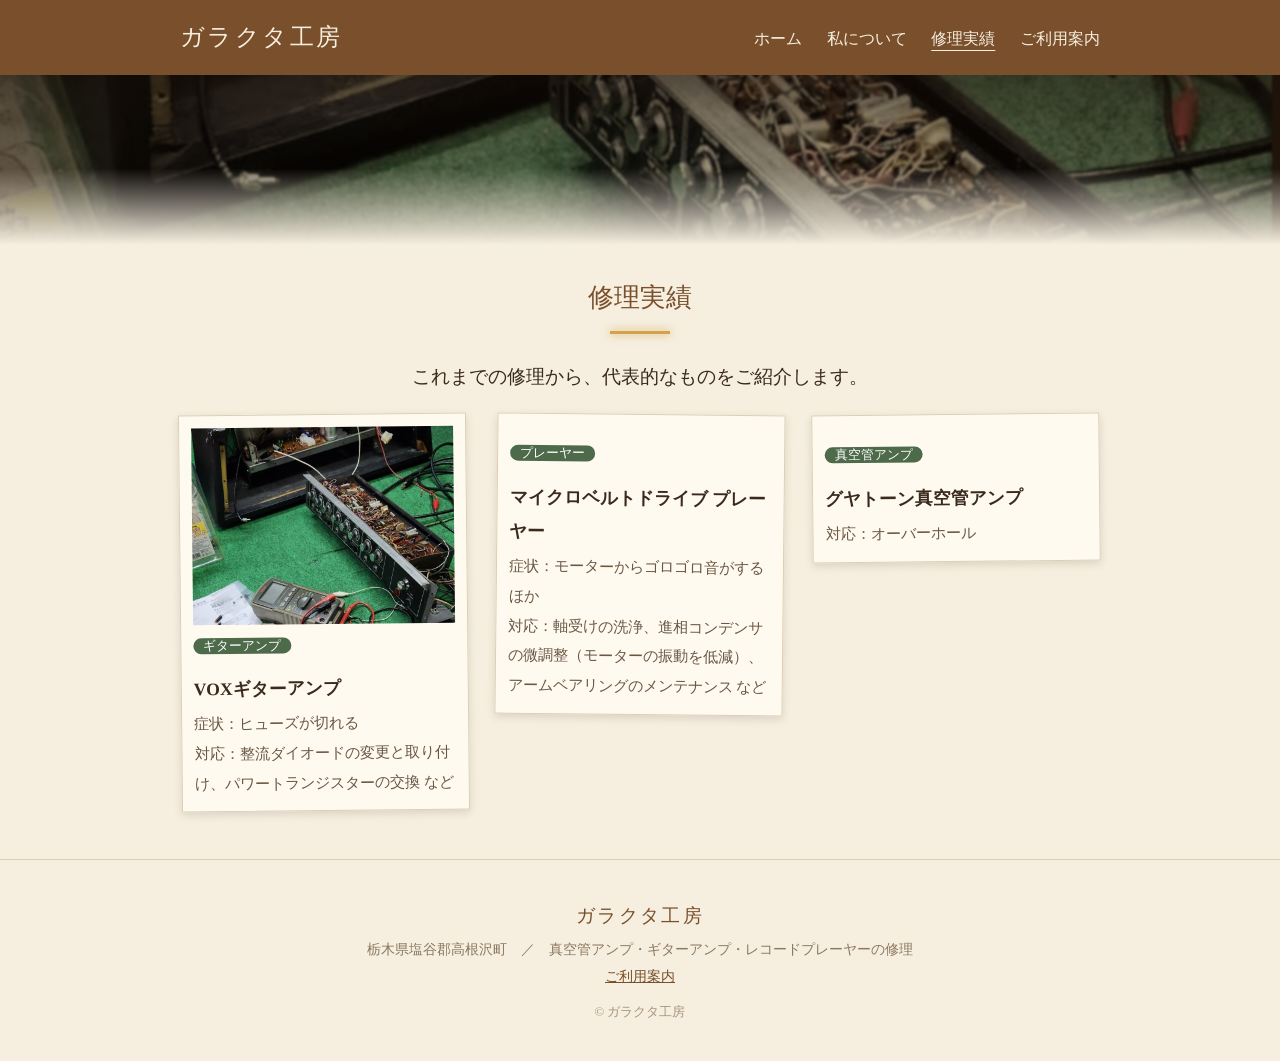
<file: works.html>
<!DOCTYPE html>
<html lang="ja">
<head>
<meta charset="utf-8">
<meta name="viewport" content="width=device-width, initial-scale=1">
<!-- seo:start -->
<title>修理実績 | ガラクタ工房</title>
<meta name="description" content="VOXギターアンプ、マイクロベルトドライブのレコードプレーヤー、グヤトーンの真空管アンプなど、これまでの修理の記録です。">
<link rel="canonical" href="https://garakuta-koubou.pages.dev/works.html">
<meta property="og:type" content="website">
<meta property="og:site_name" content="ガラクタ工房">
<meta property="og:locale" content="ja_JP">
<meta property="og:title" content="修理実績 | ガラクタ工房">
<meta property="og:description" content="VOXギターアンプ、マイクロベルトドライブのレコードプレーヤー、グヤトーンの真空管アンプなど、これまでの修理の記録です。">
<meta property="og:url" content="https://garakuta-koubou.pages.dev/works.html">
<meta property="og:image" content="https://garakuta-koubou.pages.dev/images/og.jpg">
<meta name="twitter:card" content="summary_large_image">
<!-- Google Search Console の所有確認用タグが発行されたら、この下に貼る -->
<!-- seo:end -->
<link rel="stylesheet" href="css/style.css">
<link rel="icon" href="favicon.svg" type="image/svg+xml">
<link rel="apple-touch-icon" href="apple-touch-icon.png">
<script>document.documentElement.classList.add('js')</script>
<script src="js/site.js" defer></script>
</head>
<body>
<header class="site"><div class="header-inner">
  <a class="logo" href="index.html">ガラクタ工房</a>
  <nav>
    <a href="index.html">ホーム</a>
    <a href="about.html">私について</a>
    <a href="works.html" class="current">修理実績</a>
    <a href="guide.html">ご利用案内</a>
  </nav>
</div></header>
<div class="page-banner" aria-hidden="true"><img src="images/banner-works.jpg" alt=""></div>

<div class="page">
  <h2>修理実績</h2>
  <p class="center">これまでの修理から、代表的なものをご紹介します。</p>

  <!-- ブログ案内：ブログが決まったら、この行と、下の「ブログ案内 ここまで」の行を消して、hrefを書き換える（その間が今は表示されなくなっている）。ブログ側のプロフィール欄にも、このサイトへのリンクを貼る
  <div class="center" style="margin-bottom:40px">
    <p>日々の修理の記録は、ブログに書いています。<br>
    途中の様子や、ちょっとしたことも載せています。</p>
    <a class="btn" href="#" id="blog-link">修理ブログを読む →</a>
  </div>
  ブログ案内 ここまで -->
  <div class="cards">
    <article class="card">
      <img src="images/repair1.jpg" alt="修理中のVOXギターアンプ" loading="lazy">
      <span class="tag">ギターアンプ</span><h3>VOXギターアンプ</h3>
      <p>症状：ヒューズが切れる<br>対応：整流ダイオードの変更と取り付け、パワートランジスターの交換 など</p>
    </article>
    <article class="card">
      <span class="tag">プレーヤー</span><h3>マイクロベルトドライブ プレーヤー</h3>
      <p>症状：モーターからゴロゴロ音がする ほか<br>対応：軸受けの洗浄、進相コンデンサの微調整（モーターの振動を低減）、アームベアリングのメンテナンス など</p>
    </article>
    <article class="card">
      <span class="tag">真空管アンプ</span><h3>グヤトーン真空管アンプ</h3>
      <p>対応：オーバーホール</p>
    </article>
  </div>
  <!-- TODO: 写真が増えたら、HP完成までは随時入れ替える。2件目・3件目の写真が届いたら、<img>を追加する（repair1.jpgと同じ書き方）。HP完成後は、記録の追加はブログに任せ、ここは代表例のみ（3〜5件）にする -->
</div>

<footer>
  <p class="foot-name">ガラクタ工房</p>
  <p>栃木県塩谷郡高根沢町　／　真空管アンプ・ギターアンプ・レコードプレーヤーの修理</p>
  <p><a href="guide.html">ご利用案内</a></p>
  <p class="foot-copy">&copy; ガラクタ工房</p>
</footer>
</body>
</html>
</file>
<file: css/style.css>
:root {
  --cream: #f6efe0;
  --wood: #7a4f2b;
  --ink: #3a2a1c;
  --green: #4d6b4a;
  --line: #dccfb4;
  --paper: #fffaf0;
}
* { box-sizing: border-box; }
body {
  margin: 0;
  background: var(--cream);
  color: var(--ink);
  font-family: "Hiragino Mincho ProN", "Yu Mincho", "游明朝", serif;
  font-size: 19px;
  line-height: 1.95;
}
img { max-width: 100%; display: block; }
a { color: var(--green); }

header.site { background: var(--wood); color: var(--cream); }
.header-inner {
  max-width: 960px; margin: 0 auto; padding: 14px 20px;
  display: flex; flex-wrap: wrap; justify-content: space-between; align-items: center; gap: 8px;
}
.logo { font-size: 1.5rem; letter-spacing: .1em; color: var(--cream); text-decoration: none; }
nav a { color: var(--cream); text-decoration: none; margin-left: 20px; font-size: 1rem; }
nav a:hover, nav a.current { text-decoration: underline; text-underline-offset: 6px; }

.hero { max-width: 960px; margin: 32px auto 0; padding: 0 20px; }
.hero .frame { border: 10px solid #fff; box-shadow: 0 6px 18px rgba(60,40,20,.25); transform: rotate(-.8deg); }
.hero img { aspect-ratio: 3/2; object-fit: cover; width: 100%; }
.card:not(:has(img)) { padding-top: 18px; }
.lead { max-width: 960px; margin: 28px auto 0; padding: 0 20px; text-align: center; }
.lead h1 { font-size: 2rem; margin: 0 0 .3em; color: var(--wood); font-weight: normal; text-wrap: balance; }
.lead p { text-wrap: balance; }

/* トップの大きな写真：暖色フィルター＋周辺を暗くして、散らかりを目立たなくする */
.hero-photo { position: relative; overflow: hidden; min-height: 440px; display: flex; align-items: center; justify-content: center; text-align: center; color: #fff6e0; }
.hero-photo-bg {
  position: absolute; inset: -12px;
  background: url("../images/hero.jpg") center/cover;
  filter: sepia(.55) saturate(1.15) contrast(1.05) brightness(.85) blur(1.5px);
}
.hero-photo::after {
  content: ""; position: absolute; inset: 0;
  background:
    radial-gradient(ellipse at center, rgba(30,18,10,.35) 0%, rgba(20,12,6,.88) 100%),
    rgba(70,40,18,.35);
}
.hero-photo-inner { position: relative; z-index: 1; max-width: 760px; padding: 56px 20px; }
.hero-photo h1 { font-size: 2.6rem; font-weight: normal; letter-spacing: .08em; margin: 0 0 .4em; line-height: 1.5; text-shadow: 0 2px 10px rgba(0,0,0,.7); text-wrap: balance; }
.hero-photo p { margin: 0 0 .6em; font-size: 1.1rem; text-shadow: 0 1px 6px rgba(0,0,0,.7); text-wrap: balance; }
.hero-photo .btn { background: #f6efe0; color: var(--wood); }
.hero-photo .btn:hover { background: var(--green); color: #fff; }

.btn {
  display: inline-block; margin-top: 10px; background: var(--green); color: #fff;
  padding: 14px 34px; border-radius: 40px; text-decoration: none;
}
.btn:hover { background: var(--wood); }

main section, .page { max-width: 960px; margin: 0 auto; padding: 48px 20px; }
h2 { color: var(--wood); font-weight: normal; font-size: 1.6rem; text-align: center; margin: 0 0 24px; }
h2::after { content: ""; display: block; width: 60px; height: 3px; background: var(--green); margin: 8px auto 0; }

.cards { display: grid; grid-template-columns: repeat(auto-fit, minmax(260px, 1fr)); gap: 28px; align-items: start; }
.card { background: var(--paper); border: 1px solid var(--line); padding: 12px 12px 4px; box-shadow: 0 3px 8px rgba(60,40,20,.15); }
.card:nth-child(odd) { transform: rotate(-.6deg); }
.card:nth-child(even) { transform: rotate(.6deg); }
.card img { aspect-ratio: 4/3; object-fit: cover; width: 100%; }
.card h3 { margin: .6em 0 0; font-size: 1.1rem; }
.card p { margin: .2em 0 .6em; font-size: .95rem; color: #6b5844; }
.tag { background: var(--green); color: #fff; font-size: .8rem; padding: 1px 10px; border-radius: 12px; }
.muted { color: #8b7860; font-size: .9rem; }

.about-grid { display: grid; grid-template-columns: 1fr 1fr; gap: 32px; align-items: center; }
.about-grid .frame { border: 10px solid #fff; box-shadow: 0 6px 18px rgba(60,40,20,.25); transform: rotate(.8deg); }
@media (max-width: 700px) {
  body { font-size: 18px; }
  .about-grid { grid-template-columns: 1fr; }
  .header-inner { flex-direction: column; align-items: stretch; gap: 6px; padding: 12px 12px 10px; }
  .logo { text-align: center; font-size: 1.4rem; }
  nav { display: flex; justify-content: space-between; border-top: 1px solid rgba(246,239,224,.3); padding-top: 6px; }
  nav a { margin: 0; flex: 1; text-align: center; font-size: .95rem; white-space: nowrap; padding: 4px 0; }
  .hero { margin-top: 20px; }
  .hero-photo { min-height: 360px; }
  .hero-photo h1 { font-size: 1.8rem; }
  .hero-photo p { font-size: 1rem; }
  .lead h1 { font-size: 1.5rem; }
}
@media (max-width: 360px) {
  nav a { font-size: .85rem; }
}

.note { background: var(--paper); border-left: 4px solid var(--green); padding: 12px 20px; margin: 24px 0; }
dl.contact { text-align: center; }
dl.contact dt { color: var(--wood); margin-top: 1em; }
dl.contact dd { margin: 0; font-size: 1.4rem; }
.center { text-align: center; }

footer { text-align: center; padding: 28px; color: #8b7860; border-top: 1px solid var(--line); font-size: .85rem; }

/* ご利用案内 */
.steps { list-style: none; counter-reset: step; padding: 0; max-width: 640px; margin: 0 auto; }
.steps li { counter-increment: step; position: relative; padding: 0 0 20px 56px; }
.steps li::before {
  content: counter(step); position: absolute; left: 0; top: 2px;
  width: 38px; height: 38px; border-radius: 50%; background: var(--green); color: #fff;
  text-align: center; line-height: 38px; font-size: 1.1rem;
}
.steps li:not(:last-child)::after {
  content: ""; position: absolute; left: 18px; top: 44px; bottom: 6px; width: 2px; background: var(--line);
}
.steps b, .info b { display: block; color: var(--wood); font-weight: normal; font-size: 1.1rem; }
.info { max-width: 640px; margin: 0 auto; background: var(--paper); border: 1px solid var(--line); padding: 8px 24px; box-shadow: 0 3px 8px rgba(60,40,20,.12); }

/* お仲間リンク（使うときはHTMLのコメントを外す） */
.friends { display: grid; grid-template-columns: repeat(auto-fit, minmax(240px, 1fr)); gap: 20px; }
.friend { display: block; background: var(--paper); border: 1px solid var(--line); padding: 16px 20px; text-decoration: none; color: var(--ink); box-shadow: 0 3px 8px rgba(60,40,20,.12); }
.friend:hover { border-color: var(--green); }
.friend b { display: block; color: var(--wood); font-weight: normal; font-size: 1.1rem; }
.friend span { font-size: .9rem; color: #6b5844; }

/* ===== 仕上げ（灯り・写真の帯・ふわっと表示・フッター） ===== */
:root { --amber: #d4a24c; }

/* 各ページ上部の写真の帯（暖色フィルター＋周辺を暗く） */
.page-banner { position: relative; height: 170px; overflow: hidden; background: #2a1a0e; }
.page-banner img { position: absolute; inset: -8px; width: calc(100% + 16px); height: calc(100% + 16px); object-fit: cover; filter: sepia(.55) saturate(1.1) contrast(1.05) brightness(.75) blur(1px); }
.page-banner::after {
  content: ""; position: absolute; inset: 0;
  background: linear-gradient(to bottom, rgba(30,18,10,.15), rgba(246,239,224,0) 55%, var(--cream) 100%),
              radial-gradient(ellipse at center, rgba(30,18,10,.1), rgba(20,12,6,.6) 100%);
}
.page-banner + .page { padding-top: 28px; }

/* 見出しの下線：真空管の灯りのような、ほのかな光 */
h2::after { background: var(--amber); box-shadow: 0 0 10px 1px rgba(212,162,76,.6); }

/* ボタン：灯りが点るように */
.btn { transition: background .25s, box-shadow .25s, transform .25s; box-shadow: 0 0 0 rgba(212,162,76,0); }
.btn:hover { box-shadow: 0 0 22px 2px rgba(212,162,76,.55); transform: translateY(-1px); }
.hero-photo .btn { box-shadow: 0 0 20px rgba(255,170,70,.3); }
.hero-photo .btn:hover { box-shadow: 0 0 28px 4px rgba(255,170,70,.6); }

/* カード：近づくと少し浮く */
.card { transition: transform .3s, box-shadow .3s; }
.card:hover { transform: rotate(0deg) translateY(-4px); box-shadow: 0 10px 22px rgba(60,40,20,.28); }

/* ふわっと表示（JavaScriptが使えるときだけ） */
.js .reveal { opacity: 0; translate: 0 16px; transition: opacity .7s ease, translate .7s ease; }
.js .reveal.in { opacity: 1; translate: 0 0; }
@media (prefers-reduced-motion: reduce) {
  .js .reveal { opacity: 1; translate: 0 0; transition: none; }
  .btn, .card { transition: none; }
}

/* フッター */
footer { padding: 36px 20px; line-height: 1.9; }
footer p { margin: .1em 0; }
footer a { color: var(--wood); }
footer .foot-name { font-size: 1.2rem; letter-spacing: .12em; color: var(--wood); }
footer .foot-copy { margin-top: .8em; font-size: .8rem; color: #a8957b; }
</file>
